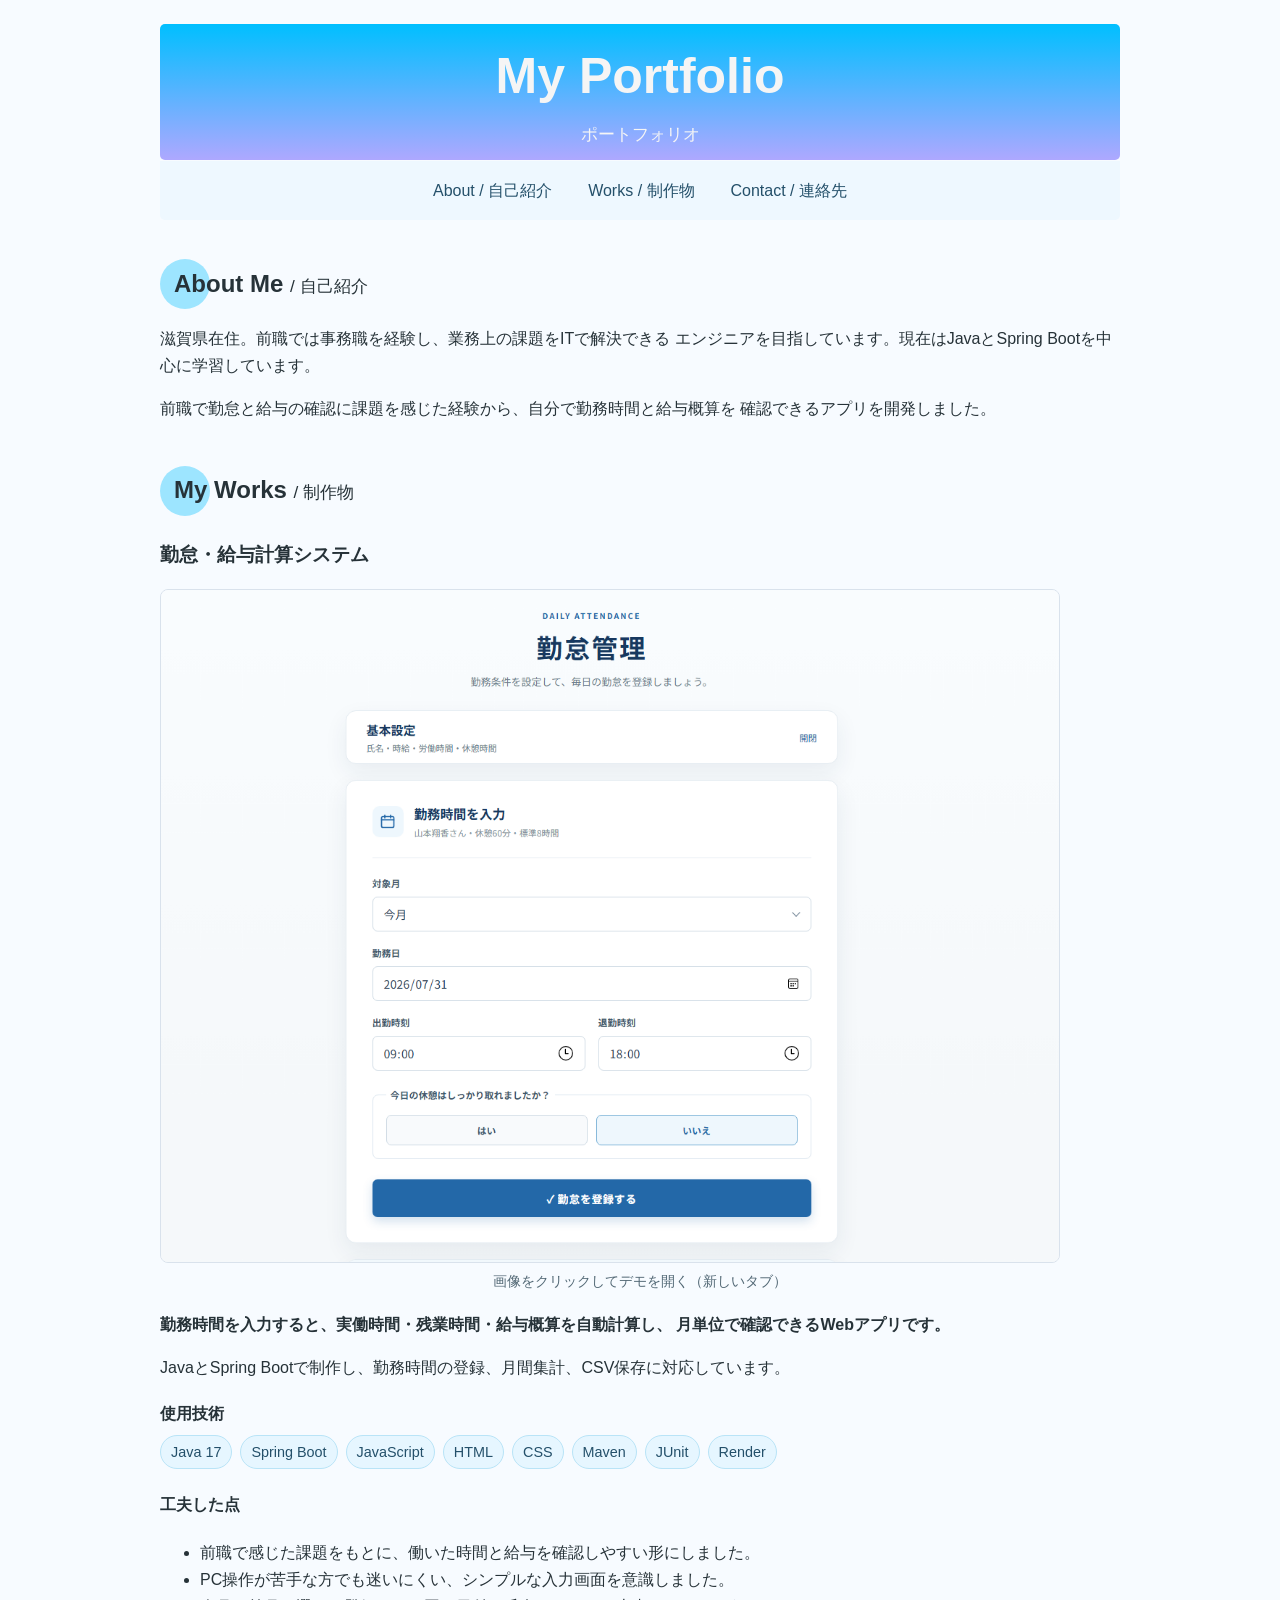
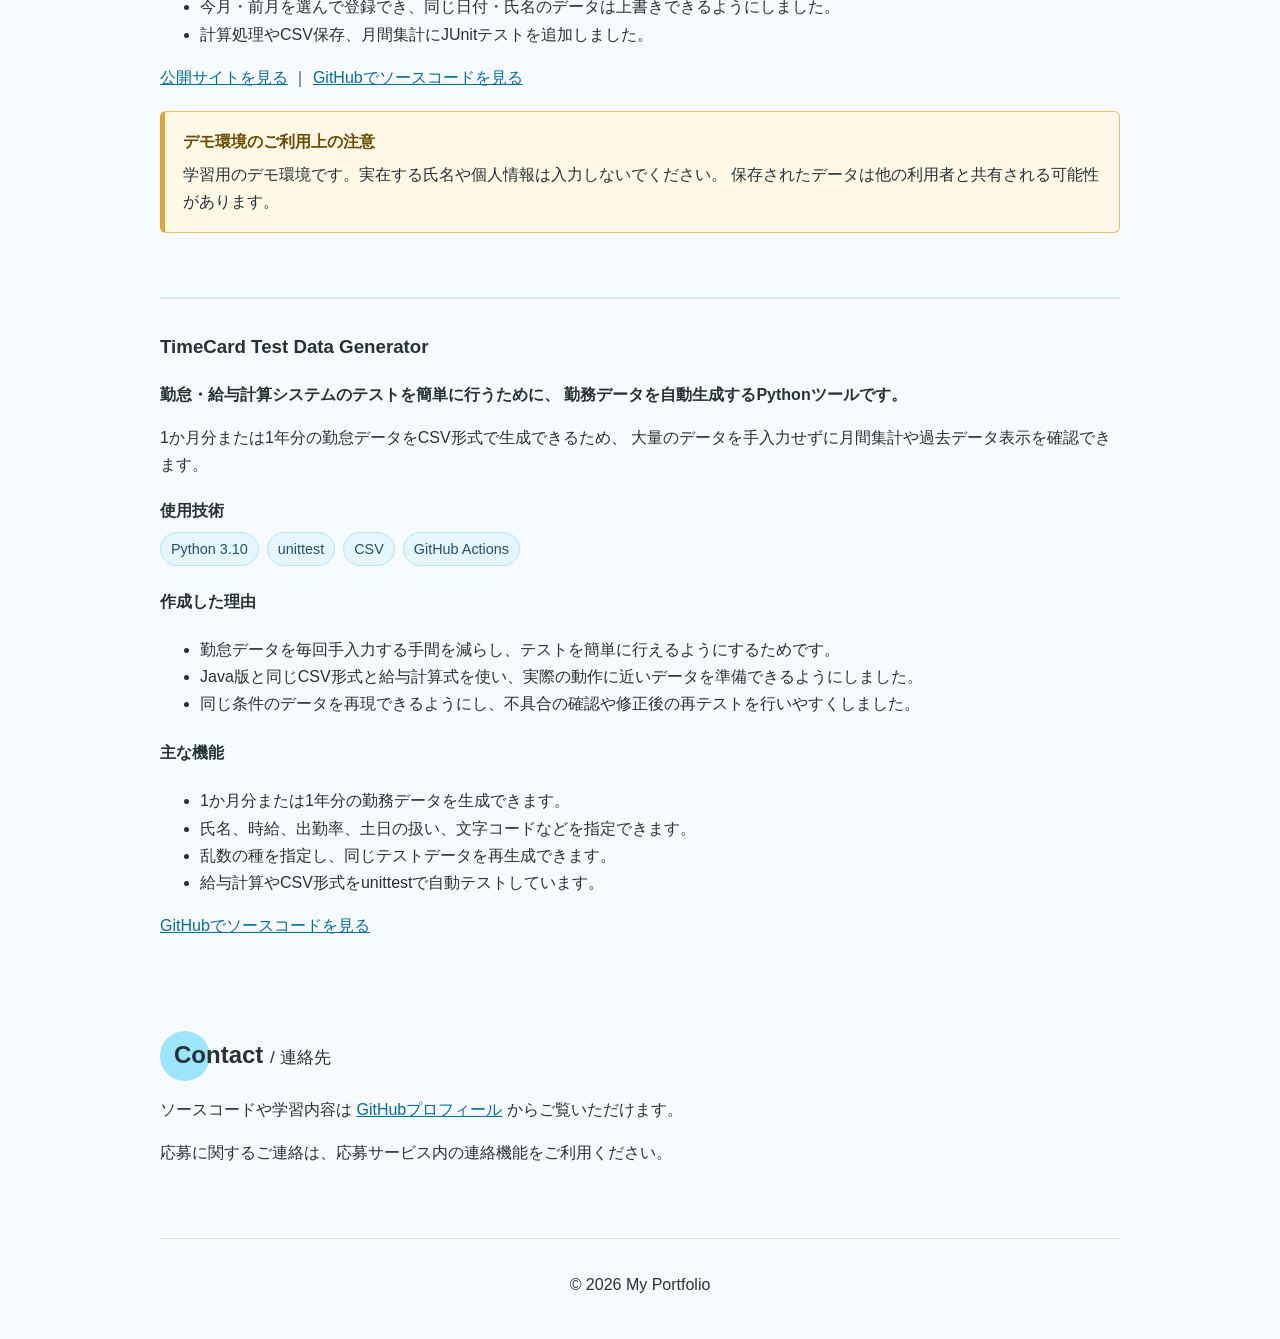
<file: index.html>
<!DOCTYPE html>
<html lang="ja">
<head>
  <meta charset="UTF-8">
  <meta name="viewport" content="width=device-width, initial-scale=1.0">
  <title>YSK-do | Java Portfolio</title>
  <link rel="stylesheet" href="style.css">
</head>
<body>
  <header>
    <h1>My Portfolio <span>ポートフォリオ</span></h1>
    <nav aria-label="メインナビゲーション">
      <ul>
        <li><a href="#about">About / 自己紹介</a></li>
        <li><a href="#works">Works / 制作物</a></li>
        <li><a href="#contact">Contact / 連絡先</a></li>
      </ul>
    </nav>
  </header>

  <main>
    <section id="about">
      <h2>About Me <span>/ 自己紹介</span></h2>
      <p>
        滋賀県在住。前職では事務職を経験し、業務上の課題をITで解決できる
        エンジニアを目指しています。現在はJavaとSpring Bootを中心に学習しています。
      </p>
      <p>
        前職で勤怠と給与の確認に課題を感じた経験から、自分で勤務時間と給与概算を
        確認できるアプリを開発しました。
      </p>
    </section>

    <section id="works">
      <h2>My Works <span>/ 制作物</span></h2>
      <div class="work">
        <h3>勤怠・給与計算システム</h3>
        <a href="https://timecard-payroll-system.onrender.com"
           target="_blank"
           rel="noopener noreferrer"
           class="work-image-link"
           aria-label="勤怠・給与計算システムのデモを新しいタブで開く">
          <img class="work-image"
               src="timecard-payroll-system.png"
               alt="勤怠・給与計算システムの勤務時間入力画面">
        </a>
        <p class="image-link-guide">画像をクリックしてデモを開く（新しいタブ）</p>
        <p class="work-summary">
          勤務時間を入力すると、実働時間・残業時間・給与概算を自動計算し、
          月単位で確認できるWebアプリです。
        </p>
        <p>
          JavaとSpring Bootで制作し、勤務時間の登録、月間集計、CSV保存に対応しています。
        </p>
        <div class="technology-list" aria-label="使用技術">
          <strong>使用技術</strong>
          <ul>
            <li>Java 17</li>
            <li>Spring Boot</li>
            <li>JavaScript</li>
            <li>HTML</li>
            <li>CSS</li>
            <li>Maven</li>
            <li>JUnit</li>
            <li>Render</li>
          </ul>
        </div>
        <h4>工夫した点</h4>
        <ul>
          <li>前職で感じた課題をもとに、働いた時間と給与を確認しやすい形にしました。</li>
          <li>PC操作が苦手な方でも迷いにくい、シンプルな入力画面を意識しました。</li>
          <li>今月・前月を選んで登録でき、同じ日付・氏名のデータは上書きできるようにしました。</li>
          <li>計算処理やCSV保存、月間集計にJUnitテストを追加しました。</li>
        </ul>
        <p>
          <a href="https://timecard-payroll-system.onrender.com"
             target="_blank"
             rel="noopener noreferrer">公開サイトを見る</a>
          ｜
          <a href="https://github.com/YSK-do/TimeCard-Payroll-System"
             target="_blank"
             rel="noopener noreferrer">GitHubでソースコードを見る</a>
        </p>
        <aside class="demo-notice" aria-labelledby="demo-notice-title">
          <h4 id="demo-notice-title">デモ環境のご利用上の注意</h4>
          <p>
            学習用のデモ環境です。実在する氏名や個人情報は入力しないでください。
            保存されたデータは他の利用者と共有される可能性があります。
          </p>
        </aside>
      </div>

      <div class="work">
        <h3>TimeCard Test Data Generator</h3>
        <p class="work-summary">
          勤怠・給与計算システムのテストを簡単に行うために、
          勤務データを自動生成するPythonツールです。
        </p>
        <p>
          1か月分または1年分の勤怠データをCSV形式で生成できるため、
          大量のデータを手入力せずに月間集計や過去データ表示を確認できます。
        </p>
        <div class="technology-list" aria-label="使用技術">
          <strong>使用技術</strong>
          <ul>
            <li>Python 3.10</li>
            <li>unittest</li>
            <li>CSV</li>
            <li>GitHub Actions</li>
          </ul>
        </div>
        <h4>作成した理由</h4>
        <ul>
          <li>勤怠データを毎回手入力する手間を減らし、テストを簡単に行えるようにするためです。</li>
          <li>Java版と同じCSV形式と給与計算式を使い、実際の動作に近いデータを準備できるようにしました。</li>
          <li>同じ条件のデータを再現できるようにし、不具合の確認や修正後の再テストを行いやすくしました。</li>
        </ul>
        <h4>主な機能</h4>
        <ul>
          <li>1か月分または1年分の勤務データを生成できます。</li>
          <li>氏名、時給、出勤率、土日の扱い、文字コードなどを指定できます。</li>
          <li>乱数の種を指定し、同じテストデータを再生成できます。</li>
          <li>給与計算やCSV形式をunittestで自動テストしています。</li>
        </ul>
        <p>
          <a href="https://github.com/YSK-do/TimeCard-Test-Data-Generator"
             target="_blank"
             rel="noopener noreferrer">GitHubでソースコードを見る</a>
        </p>
      </div>
    </section>

    <section id="contact">
      <h2>Contact <span>/ 連絡先</span></h2>
      <p>
        ソースコードや学習内容は
        <a href="https://github.com/YSK-do"
           target="_blank"
           rel="noopener noreferrer">GitHubプロフィール</a>
        からご覧いただけます。
      </p>
      <p>応募に関するご連絡は、応募サービス内の連絡機能をご利用ください。</p>
    </section>
  </main>

  <footer>
    <p>&copy; 2026 My Portfolio</p>
  </footer>
</body>
</html>
</file>
<file: style.css>
* {
    box-sizing: border-box;
}

html {
    scroll-behavior: smooth;
}

body {
    margin: 0;
    background-color: #f7fbff;
    color: #263238;
    font-family: 'Franklin Gothic Medium', 'Arial Narrow', Arial, sans-serif;
    line-height: 1.7;
}

header,
main,
footer {
    width: min(100% - 32px, 960px);
    margin-inline: auto;
}

h1 {
    padding: 10px;
    background: linear-gradient(#00bfff, #aea8ff);
    color: whitesmoke;
    border-radius: 5px;
    margin: 24px 0 1px;
    font-size: 50px;
    text-align: center;
}

h1 span {
    display: block;
    margin-top: 2px;
    font-size: 0.34em;
    font-weight: normal;
}

nav ul {
    display: flex;
    justify-content: center;
    gap: 8px;
    margin: 0;
    padding: 10px;
    list-style: none;
    background-color: #eef8ff;
    border-radius: 0 0 5px 5px;
}

nav a {
    display: block;
    padding: 6px 14px;
    color: #24506a;
    text-decoration: none;
    border-radius: 5px;
}

nav a:hover,
nav a:focus-visible {
    background-color: #d8f1ff;
    text-decoration: underline;
}

main {
    padding-block: 24px;
}

section {
    margin-bottom: 48px;
}

h2 {
    position: relative;
    isolation: isolate;
    padding-left: 14px;
}

h2 span {
    font-size: 0.72em;
    font-weight: normal;
}

h2::before {
    content: "";
    position: absolute;
    top: 50%;
    left: 0;
    width: 50px;
    height: 50px;
    background: #9de5ff;
    border-radius: 50%;
    transform: translateY(-50%);
    z-index: -1;
}

a {
    color: #006f9e;
}

.work {
    padding-block: 8px 32px;
}

.work + .work {
    margin-top: 32px;
    padding-top: 32px;
    border-top: 2px solid #d9eaf3;
}

.work h3 {
    margin-top: 0;
}

.work-image-link {
    display: block;
    border-radius: 8px;
    cursor: pointer;
    transition: transform 0.2s ease, box-shadow 0.2s ease;
}

.work-image-link:hover,
.work-image-link:focus-visible {
    transform: translateY(-2px);
    box-shadow: 0 8px 20px rgba(36, 80, 106, 0.22);
    outline: 3px solid transparent;
}

.work-image-link:focus-visible {
    outline-color: #006f9e;
    outline-offset: 3px;
}

.work-image {
    display: block;
    width: 100%;
    max-width: 900px;
    height: auto;
    margin: 12px 0 0;
    border: 1px solid #d9e2ec;
    border-radius: 8px;
}

.image-link-guide {
    margin: 6px 0 18px;
    color: #526875;
    font-size: 0.9rem;
    text-align: center;
}

.work-summary {
    font-weight: bold;
}

.technology-list {
    margin: 18px 0;
}

.technology-list > strong {
    display: block;
    margin-bottom: 8px;
}

.technology-list ul {
    display: flex;
    flex-wrap: wrap;
    gap: 8px;
    margin: 0;
    padding: 0;
    list-style: none;
}

.technology-list li {
    padding: 4px 10px;
    background-color: #e6f6ff;
    color: #24506a;
    border: 1px solid #b9e4f7;
    border-radius: 999px;
    font-size: 0.9rem;
}

.demo-notice {
    margin-top: 20px;
    padding: 16px 18px;
    background-color: #fff8e6;
    border: 1px solid #e8bf62;
    border-left: 5px solid #e2a72e;
    border-radius: 6px;
}

.demo-notice h4 {
    margin: 0 0 6px;
    color: #6b4b00;
}

.demo-notice p {
    margin: 0;
}

footer {
    padding: 16px 0 24px;
    border-top: 1px solid #d9e2ec;
    text-align: center;
}

@media (max-width: 600px) {
    h1 {
        margin-top: 16px;
        font-size: 36px;
    }

    nav ul {
        flex-wrap: wrap;
    }

    nav a {
        padding: 6px 10px;
    }
}
</file>
